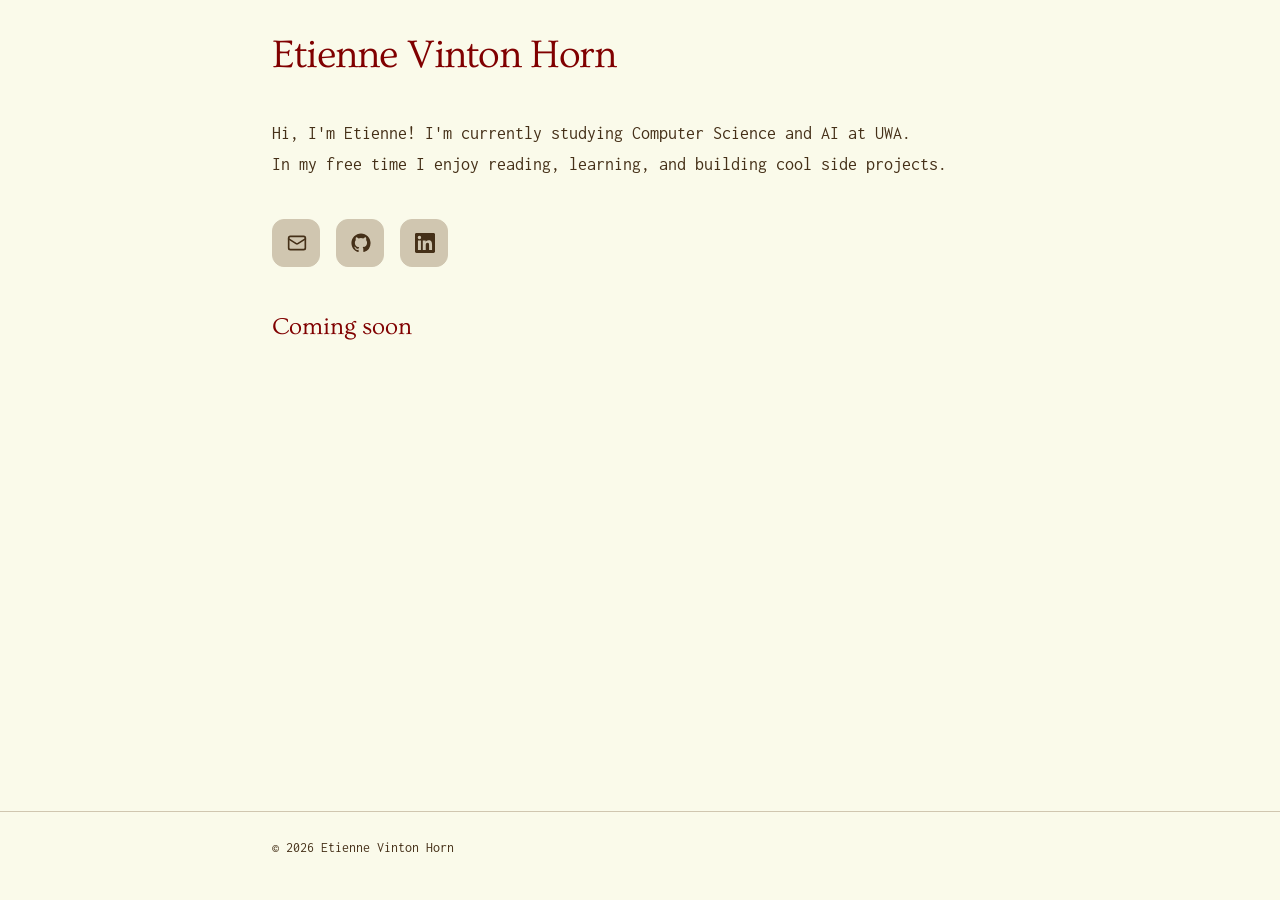
<file: index.html>
<!DOCTYPE html>
<html lang="en">
<head>
  <meta charset="UTF-8">
  <meta name="viewport" content="width=device-width, initial-scale=1">
  <title>Etienne Vinton Horn — etienneunai.com</title>
  <meta name="description" content="Etienne Vinton Horn — Personal Website">
  <meta name="author" content="Etienne Vinton Horn">
  <link rel="canonical" href="https://etienneunai.com/">

  <meta property="og:type" content="website">
  <meta property="og:site_name" content="etienneunai.com">
  <meta property="og:title" content="Etienne Vinton Horn">
  <meta property="og:description" content="My personal website.">
  <meta property="og:url" content="https://etienneunai.com/">
  <meta name="twitter:card" content="summary">
  <meta name="twitter:title" content="Etienne Vinton Horn">
  <meta name="twitter:description" content="My personal website.">

  <meta name="theme-color" content="#FAFAEA">

  <link rel="preconnect" href="https://fonts.googleapis.com">
  <link rel="preconnect" href="https://fonts.gstatic.com" crossorigin>
  <link href="https://fonts.googleapis.com/css2?family=Inconsolata:wght@400;600&family=Ovo&display=swap" rel="stylesheet">

  <link rel="icon" type="image/svg+xml" href="assets/img/favicon.svg">
  <link rel="stylesheet" href="assets/css/styles.css">
</head>
<body>
  <header class="site-header">
    <div class="container header-inner">
      <h1 class="brand" id="brand-title"
          data-default="Etienne Vinton Horn"
          data-target="etienneunai.com"
          tabindex="0"
          aria-label="Etienne Vinton Horn — etienneunai.com">Etienne Vinton Horn</h1>
    </div>
  </header>

  <main class="container">
    <section class="intro" aria-labelledby="intro-heading">
      <h2 class="sr-only" id="intro-heading">About</h2>
      <p>Hi, I'm Etienne! I'm currently studying Computer Science and AI at UWA.<br>In my free time I enjoy reading, learning, and building cool side projects.</p>
    </section>

    <section class="contact" aria-labelledby="contact-heading">
      <h2 class="sr-only" id="contact-heading">Contact</h2>
      <div class="contact-list">
        <a class="contact-btn" href="mailto:personal@etienneunai.com" aria-label="Email me at personal@etienneunai.com">
          <svg class="btn-icon" viewBox="0 0 24 24" width="20" height="20" fill="none" stroke="currentColor" stroke-width="2" stroke-linecap="round" stroke-linejoin="round" aria-hidden="true">
            <rect x="2" y="4" width="20" height="16" rx="2"/>
            <path d="m22 7-8.97 5.7a1.94 1.94 0 0 1-2.06 0L2 7"/>
          </svg>
          <span class="btn-label">personal@etienneunai.com</span>
        </a>

        <a class="contact-btn" href="https://github.com/etienneunai" target="_blank" rel="noopener noreferrer" aria-label="GitHub profile etienneunai">
          <svg class="btn-icon" viewBox="0 0 24 24" width="20" height="20" fill="currentColor" aria-hidden="true">
            <path d="M12 .5C5.65.5.5 5.65.5 12c0 5.08 3.29 9.39 7.86 10.91.58.11.79-.25.79-.55 0-.27-.01-1.17-.02-2.12-3.2.7-3.88-1.36-3.88-1.36-.52-1.33-1.28-1.68-1.28-1.68-1.04-.71.08-.7.08-.7 1.15.08 1.76 1.18 1.76 1.18 1.02 1.75 2.69 1.25 3.34.95.1-.74.4-1.25.72-1.54-2.55-.29-5.23-1.28-5.23-5.68 0-1.26.45-2.28 1.18-3.09-.12-.29-.51-1.46.11-3.05 0 0 .96-.31 3.15 1.18a10.9 10.9 0 0 1 5.74 0c2.19-1.49 3.15-1.18 3.15-1.18.62 1.59.23 2.76.11 3.05.73.81 1.18 1.83 1.18 3.09 0 4.41-2.69 5.38-5.25 5.66.41.35.78 1.05.78 2.12 0 1.53-.01 2.76-.01 3.14 0 .3.2.67.8.55A11.51 11.51 0 0 0 23.5 12C23.5 5.65 18.35.5 12 .5Z"/>
          </svg>
          <span class="btn-label">etienneunai</span>
        </a>

        <a class="contact-btn" href="https://www.linkedin.com/in/etienne-vh" target="_blank" rel="noopener noreferrer" aria-label="LinkedIn profile Etienne VH">
          <svg class="btn-icon" viewBox="0 0 24 24" width="20" height="20" fill="currentColor" aria-hidden="true">
            <path d="M20.45 20.45h-3.55v-5.57c0-1.33-.03-3.04-1.85-3.04-1.85 0-2.14 1.45-2.14 2.94v5.67H9.36V9h3.41v1.56h.05c.47-.9 1.63-1.85 3.36-1.85 3.6 0 4.27 2.37 4.27 5.45v6.29ZM5.34 7.43a2.06 2.06 0 1 1 0-4.12 2.06 2.06 0 0 1 0 4.12ZM7.12 20.45H3.55V9h3.57v11.45ZM22.22 0H1.77C.79 0 0 .77 0 1.72v20.56C0 23.23.79 24 1.77 24h20.45c.98 0 1.78-.77 1.78-1.72V1.72C24 .77 23.2 0 22.22 0Z"/>
          </svg>
          <span class="btn-label">Etienne VH</span>
        </a>
      </div>
    </section>

    <section class="coming-soon" aria-labelledby="coming-soon-heading">
      <h2 class="section-title" id="coming-soon-heading">Coming soon<span class="ellipsis" aria-hidden="true"></span></h2>
    </section>
  </main>

  <footer class="site-footer">
    <div class="container">
      <p>© 2026 Etienne Vinton Horn</p>
    </div>
  </footer>

  <script src="assets/js/script.js" defer></script>
</body>
</html>
</file>
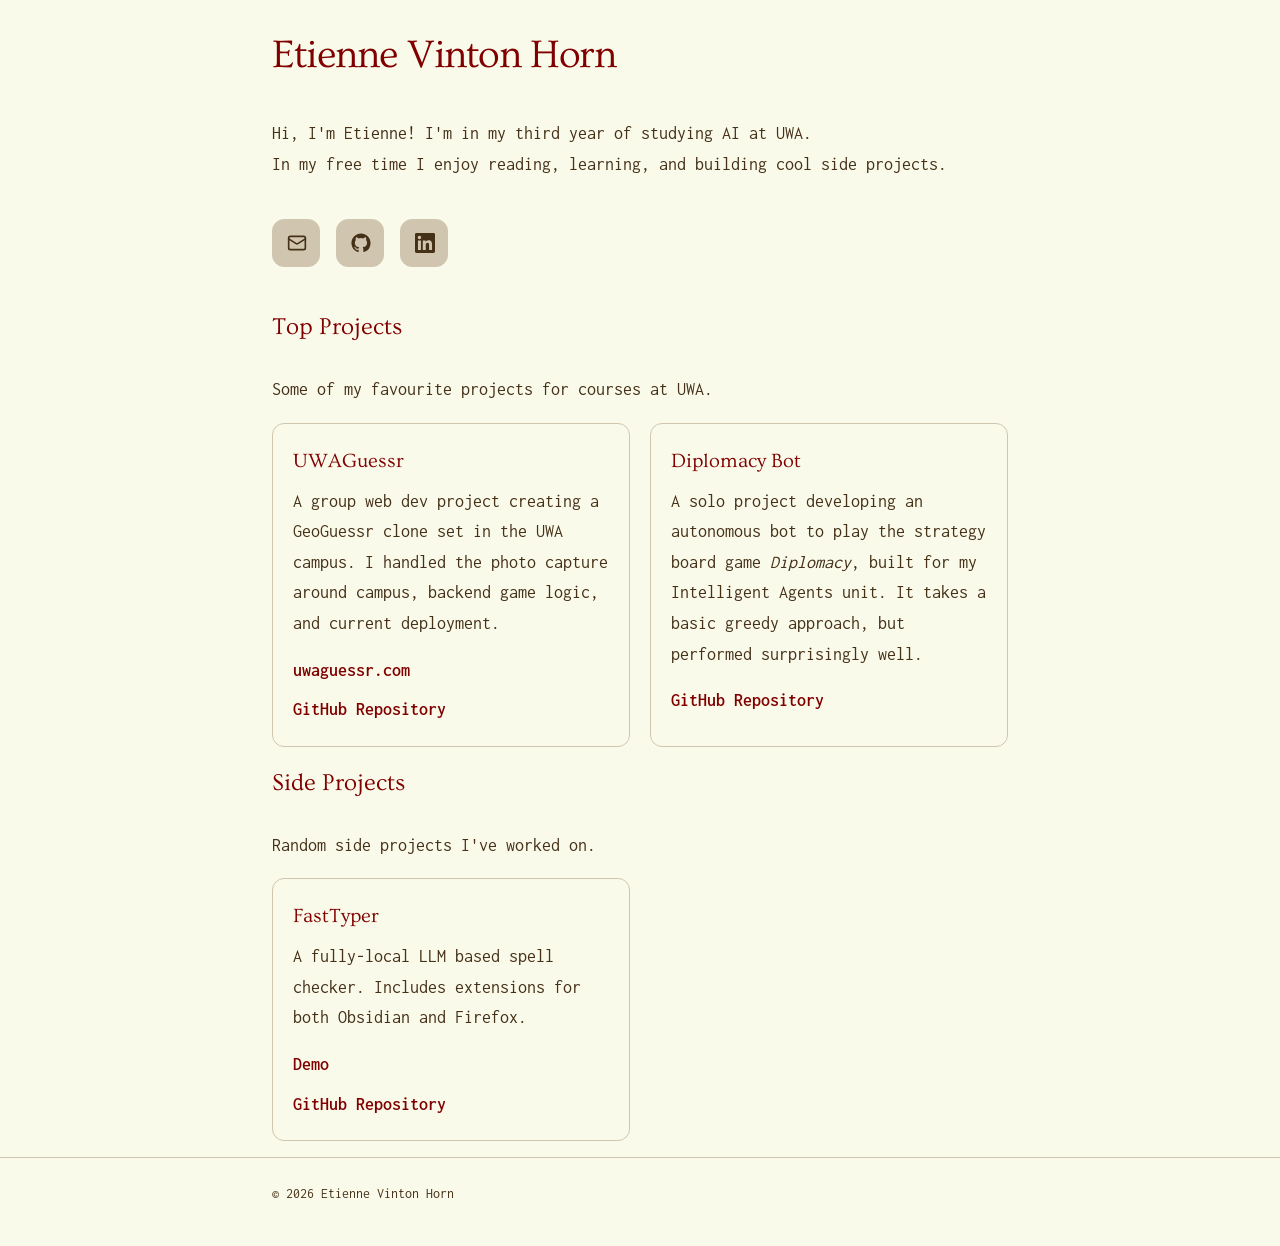
<file: site/index.html>
<!DOCTYPE html>
<html lang="en">
<head>
  <meta charset="UTF-8">
  <meta name="viewport" content="width=device-width, initial-scale=1">
  <title>Etienne Vinton Horn</title>
  <meta name="description" content="Etienne Vinton Horn — Personal Website">
  <meta name="author" content="Etienne Vinton Horn">
  <meta name="robots" content="index, follow">
  <link rel="canonical" href="https://etienneunai.com">

  <meta property="og:type" content="website">
  <meta property="og:site_name" content="etienneunai.com">
  <meta property="og:title" content="Etienne Vinton Horn">
  <meta property="og:description" content="My personal website.">
  <meta property="og:url" content="https://etienneunai.com">
  <meta name="twitter:card" content="summary">
  <meta name="twitter:title" content="Etienne Vinton Horn">
  <meta name="twitter:description" content="My personal website.">

  <meta name="theme-color" content="#FAFAEA">

  <link rel="preconnect" href="https://fonts.googleapis.com">
  <link rel="preconnect" href="https://fonts.gstatic.com" crossorigin>
  <link href="https://fonts.googleapis.com/css2?family=Inconsolata:wght@400;600&family=Ovo&display=swap" rel="stylesheet">

  <link rel="icon" type="image/svg+xml" href="assets/img/favicon.svg">
  <link rel="stylesheet" href="assets/css/styles.css">
</head>
<body>
  <header class="site-header">
    <div class="container header-inner">
      <h1 class="brand" id="brand-title"
          data-default="Etienne Vinton Horn"
          data-target="etienneunai.com"
          tabindex="0"
          aria-label="Etienne Vinton Horn — etienneunai.com">Etienne Vinton Horn</h1>
    </div>
  </header>

  <main class="container">
    <section class="intro" aria-labelledby="intro-heading">
      <h2 class="sr-only" id="intro-heading">About</h2>
      <p>Hi, I'm Etienne! I'm in my third year of studying AI at UWA.<br>In my free time I enjoy reading, learning, and building cool side projects.</p>
    </section>

    <section class="contact" aria-labelledby="contact-heading">
      <h2 class="sr-only" id="contact-heading">Contact</h2>
      <div class="contact-list">
        <a class="contact-btn" href="mailto:personal@etienneunai.com" aria-label="Email me at personal@etienneunai.com">
          <svg class="btn-icon" viewBox="0 0 24 24" width="20" height="20" fill="none" stroke="currentColor" stroke-width="2" stroke-linecap="round" stroke-linejoin="round" aria-hidden="true">
            <rect x="2" y="4" width="20" height="16" rx="2"/>
            <path d="m22 7-8.97 5.7a1.94 1.94 0 0 1-2.06 0L2 7"/>
          </svg>
          <span class="btn-label">personal@etienneunai.com</span>
        </a>

        <a class="contact-btn" href="https://github.com/etienneunai" target="_blank" rel="noopener noreferrer" aria-label="GitHub profile etienneunai">
          <svg class="btn-icon" viewBox="0 0 24 24" width="20" height="20" fill="currentColor" aria-hidden="true">
            <path d="M12 .5C5.65.5.5 5.65.5 12c0 5.08 3.29 9.39 7.86 10.91.58.11.79-.25.79-.55 0-.27-.01-1.17-.02-2.12-3.2.7-3.88-1.36-3.88-1.36-.52-1.33-1.28-1.68-1.28-1.68-1.04-.71.08-.7.08-.7 1.15.08 1.76 1.18 1.76 1.18 1.02 1.75 2.69 1.25 3.34.95.1-.74.4-1.25.72-1.54-2.55-.29-5.23-1.28-5.23-5.68 0-1.26.45-2.28 1.18-3.09-.12-.29-.51-1.46.11-3.05 0 0 .96-.31 3.15 1.18a10.9 10.9 0 0 1 5.74 0c2.19-1.49 3.15-1.18 3.15-1.18.62 1.59.23 2.76.11 3.05.73.81 1.18 1.83 1.18 3.09 0 4.41-2.69 5.38-5.25 5.66.41.35.78 1.05.78 2.12 0 1.53-.01 2.76-.01 3.14 0 .3.2.67.8.55A11.51 11.51 0 0 0 23.5 12C23.5 5.65 18.35.5 12 .5Z"/>
          </svg>
          <span class="btn-label">etienneunai</span>
        </a>

        <a class="contact-btn" href="https://www.linkedin.com/in/etienne-vh" target="_blank" rel="noopener noreferrer" aria-label="LinkedIn profile Etienne VH">
          <svg class="btn-icon" viewBox="0 0 24 24" width="20" height="20" fill="currentColor" aria-hidden="true">
            <path d="M20.45 20.45h-3.55v-5.57c0-1.33-.03-3.04-1.85-3.04-1.85 0-2.14 1.45-2.14 2.94v5.67H9.36V9h3.41v1.56h.05c.47-.9 1.63-1.85 3.36-1.85 3.6 0 4.27 2.37 4.27 5.45v6.29ZM5.34 7.43a2.06 2.06 0 1 1 0-4.12 2.06 2.06 0 0 1 0 4.12ZM7.12 20.45H3.55V9h3.57v11.45ZM22.22 0H1.77C.79 0 0 .77 0 1.72v20.56C0 23.23.79 24 1.77 24h20.45c.98 0 1.78-.77 1.78-1.72V1.72C24 .77 23.2 0 22.22 0Z"/>
          </svg>
          <span class="btn-label">Etienne VH</span>
        </a>
      </div>
    </section>

    <section class="projects" aria-labelledby="projects-heading">
      <h2 class="section-title" id="projects-heading">Top Projects</h2>
      <p>Some of my favourite projects for courses at UWA.</p>
      <div class="project-grid">
        <article class="project-card">
          <h3 class="project-name">UWAGuessr</h3>
          <p class="project-desc">A group web dev project creating a GeoGuessr clone set in the UWA campus. I handled the photo capture around campus, backend game logic, and current deployment.</p>
          <div class="project-links">
            <a href="https://uwaguessr.com" target="_blank" rel="noopener noreferrer">uwaguessr.com</a> <br>
            <a href="https://github.com/etienneunai/UWAGuessr_online" target="_blank" rel="noopener noreferrer">GitHub Repository</a>
          </div>
        </article>

        <article class="project-card">
          <h3 class="project-name">Diplomacy Bot</h3>
          <p class="project-desc">A solo project developing an autonomous bot to play the strategy board game <em>Diplomacy</em>, built for my Intelligent Agents unit. It takes a basic greedy approach, but performed surprisingly well.</p>
          <div class="project-links">
            <a href="https://github.com/etienneunai/cits-3011-diplomacy" target="_blank" rel="noopener noreferrer">GitHub Repository</a>
          </div>
        </article>
      </div>
    </section>
    <section class="projects" aria-labelledby="side-projects-heading">
      <h2 class="section-title" id="side-projects-heading">Side Projects</h2>
      <p>Random side projects I've worked on.</p>
      <div class="project-grid">
        <article class="project-card">
          <h3 class="project-name">FastTyper</h3>
          <p class="project-desc">A fully-local LLM based spell checker. Includes extensions for both Obsidian and Firefox.</p>
          <div class="project-links">
            <a href="/fasttyper">Demo</a> <br>
            <a href="https://github.com/etienneunai/FastTyper" target="_blank" rel="noopener noreferrer">GitHub Repository</a>
          </div>
        </article>
      </div>
    </section>

   <!--  <section class="splat" aria-labelledby="splat-heading">
      <h2 class="section-title" id="splat-heading">Gaussian Splatting</h2>
      <div class="splat-viewport">
        <iframe id="viewer"
                src="https://superspl.at/s?id=e46f1838"
                title="Interactive gaussian splat"
                allow="fullscreen"
                loading="lazy"></iframe>
      </div>
      <p class="splat-caption">A gaussian splat I captured and processed in RealityScan and Lichtfeld, testing the limits of the technique.<br>I hope to soon replace this with my own renderer implementation.</p>
    </section> -->
  </main>

  <footer class="site-footer">
    <div class="container">
      <p>© 2026 Etienne Vinton Horn</p>
    </div>
  </footer>

  <script src="assets/js/script.js" defer></script>
</body>
</html>
</file>
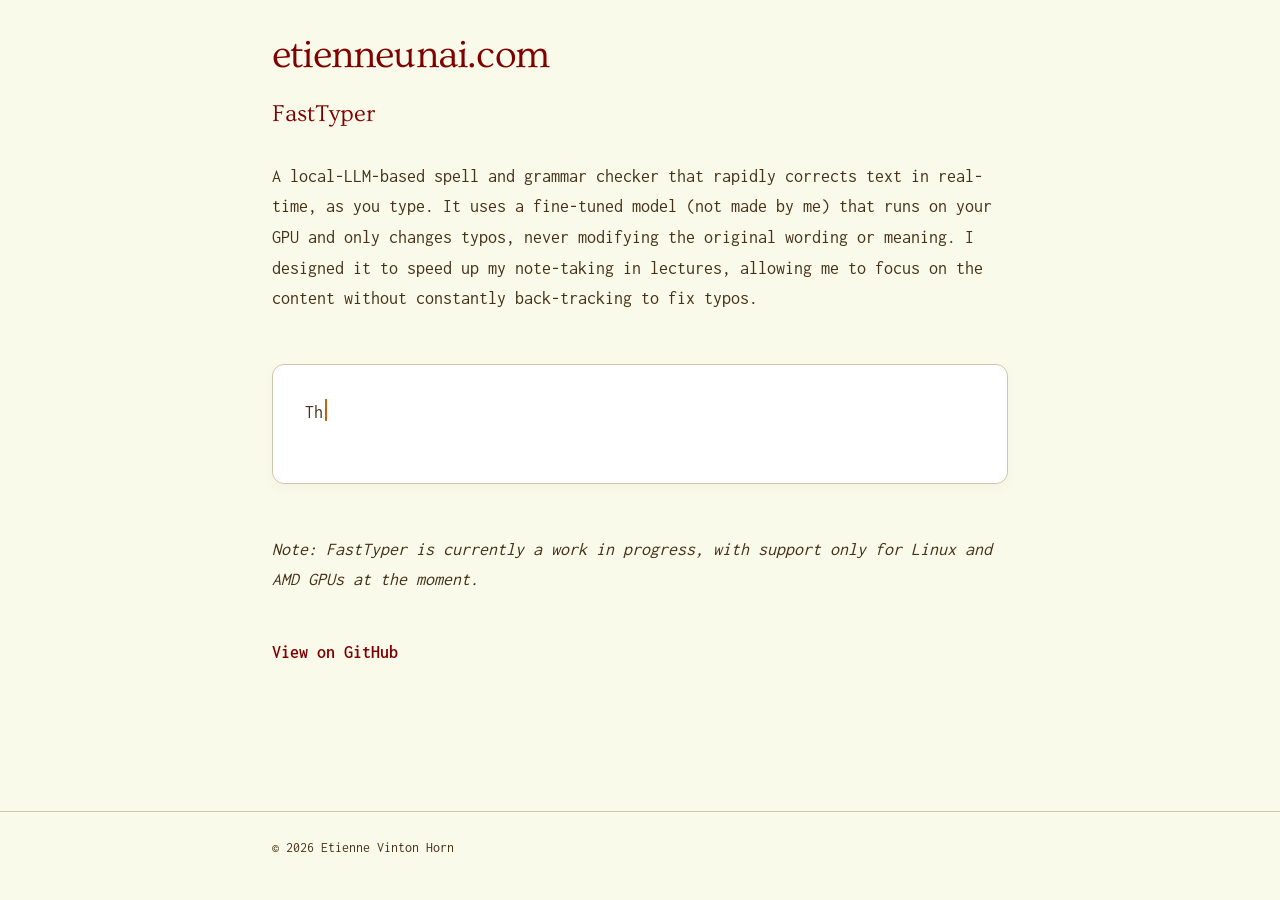
<file: site/fasttyper/index.html>
<!DOCTYPE html>
<html lang="en">
<head>
  <meta charset="UTF-8">
  <meta name="viewport" content="width=device-width, initial-scale=1">
  <title>FastTyper — etienneunai.com</title>
  <meta name="description" content="Fully-local, low-latency grammatical error and spelling correction.">
  <meta name="author" content="Etienne Vinton Horn">
  <link rel="canonical" href="https://etienneunai.com/fasttyper">

  <meta name="theme-color" content="#FAFAEA">

  <link rel="preconnect" href="https://fonts.googleapis.com">
  <link rel="preconnect" href="https://fonts.gstatic.com" crossorigin>
  <link href="https://fonts.googleapis.com/css2?family=Inconsolata:wght@400;600&family=Ovo&display=swap" rel="stylesheet">

  <link rel="icon" type="image/svg+xml" href="../assets/img/favicon.svg">
  <link rel="stylesheet" href="../assets/css/styles.css">
  <link rel="stylesheet" href="style.css">
</head>
<body>
  <header class="site-header">
    <div class="container header-inner">
      <a href="/" style="text-decoration: none;">
        <h1 class="brand" aria-label="etienneunai.com">etienneunai.com</h1>
      </a>
    </div>
  </header>

  <main class="container">
    <section class="projects" aria-labelledby="fasttyper-heading">
      <h2 class="section-title" id="fasttyper-heading">
        FastTyper
      </h2>
      <p>
        A local-LLM-based spell and grammar checker that rapidly corrects text in real-time, as you type. It uses a fine-tuned model (not made by me) that runs on your GPU and only changes typos, never modifying the original wording or meaning.
        I designed it to speed up my note-taking in lectures, allowing me to focus on the content without constantly back-tracking to fix typos.
      </p>

      <!-- DEMO BOX -->
      <div class="demo-editor" aria-hidden="true">
        <span id="text-container"></span><span class="demo-cursor"></span>
      </div>

      <p>
        <em>Note: FastTyper is currently a work in progress, with support only for Linux and AMD GPUs at the moment.</em>
      </p>
      <div class="project-links" style="margin-top: 1.5rem;">
        <a href="https://github.com/etienneunai/FastTyper" target="_blank" rel="noopener noreferrer">View on GitHub</a>
      </div>
    </section>
  </main>

  <footer class="site-footer">
    <div class="container">
      <p>© 2026 Etienne Vinton Horn</p>
    </div>
  </footer>

  <script src="demo.js" defer></script>
</body>
</html>
</file>
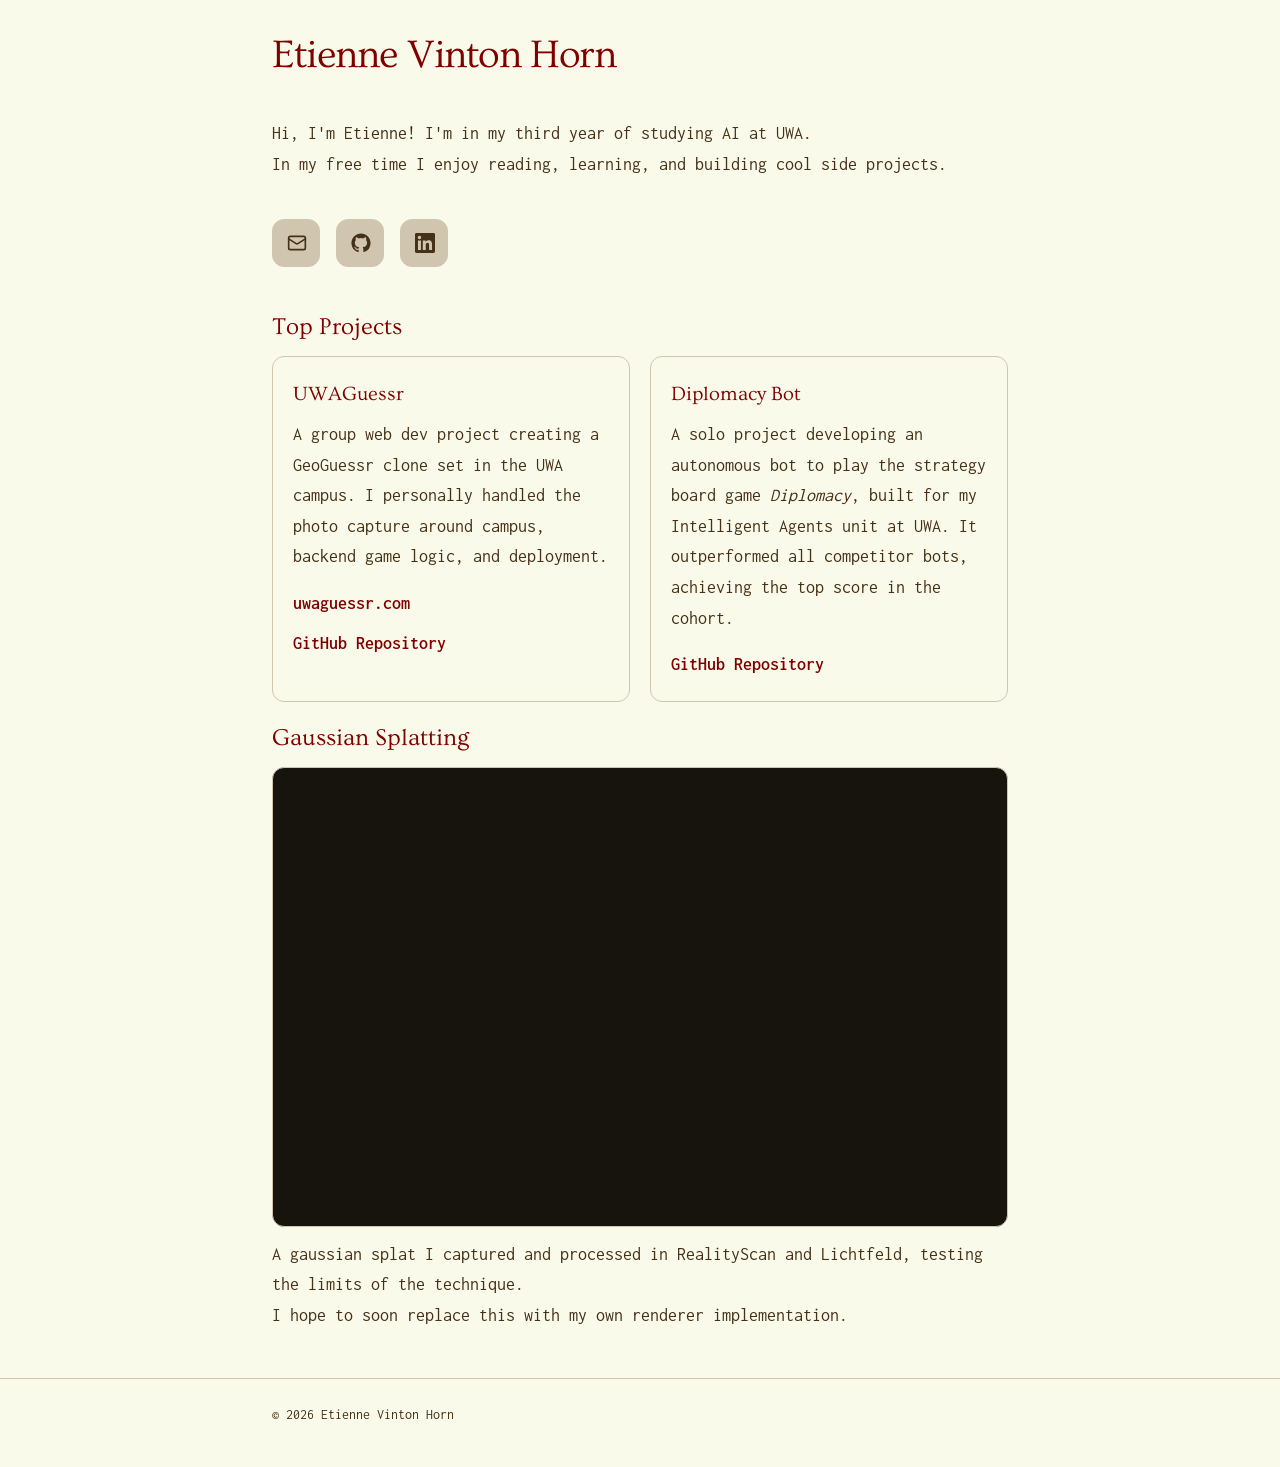
<file: full.html>
<!DOCTYPE html>
<html lang="en">
<head>
  <meta charset="UTF-8">
  <meta name="viewport" content="width=device-width, initial-scale=1">
  <title>Etienne Vinton Horn — Full Page</title>
  <meta name="description" content="Etienne Vinton Horn — Personal Website (full page)">
  <meta name="author" content="Etienne Vinton Horn">
  <meta name="robots" content="noindex">
  <link rel="canonical" href="https://etienneunai.com/full">

  <meta property="og:type" content="website">
  <meta property="og:site_name" content="etienneunai.com">
  <meta property="og:title" content="Etienne Vinton Horn — Full Page">
  <meta property="og:description" content="My personal website — full page.">
  <meta property="og:url" content="https://etienneunai.com/full">
  <meta name="twitter:card" content="summary">
  <meta name="twitter:title" content="Etienne Vinton Horn — Full Page">
  <meta name="twitter:description" content="My personal website — full page.">

  <meta name="theme-color" content="#FAFAEA">

  <link rel="preconnect" href="https://fonts.googleapis.com">
  <link rel="preconnect" href="https://fonts.gstatic.com" crossorigin>
  <link href="https://fonts.googleapis.com/css2?family=Inconsolata:wght@400;600&family=Ovo&display=swap" rel="stylesheet">

  <link rel="icon" type="image/svg+xml" href="assets/img/favicon.svg">
  <link rel="stylesheet" href="assets/css/styles.css">
</head>
<body>
  <header class="site-header">
    <div class="container header-inner">
      <h1 class="brand" id="brand-title"
          data-default="Etienne Vinton Horn"
          data-target="etienneunai.com"
          tabindex="0"
          aria-label="Etienne Vinton Horn — etienneunai.com">Etienne Vinton Horn</h1>
    </div>
  </header>

  <main class="container">
    <section class="intro" aria-labelledby="intro-heading">
      <h2 class="sr-only" id="intro-heading">About</h2>
      <p>Hi, I'm Etienne! I'm in my third year of studying AI at UWA.<br>In my free time I enjoy reading, learning, and building cool side projects.</p>
    </section>

    <section class="contact" aria-labelledby="contact-heading">
      <h2 class="sr-only" id="contact-heading">Contact</h2>
      <div class="contact-list">
        <a class="contact-btn" href="mailto:personal@etienneunai.com" aria-label="Email me at personal@etienneunai.com">
          <svg class="btn-icon" viewBox="0 0 24 24" width="20" height="20" fill="none" stroke="currentColor" stroke-width="2" stroke-linecap="round" stroke-linejoin="round" aria-hidden="true">
            <rect x="2" y="4" width="20" height="16" rx="2"/>
            <path d="m22 7-8.97 5.7a1.94 1.94 0 0 1-2.06 0L2 7"/>
          </svg>
          <span class="btn-label">personal@etienneunai.com</span>
        </a>

        <a class="contact-btn" href="https://github.com/etienneunai" target="_blank" rel="noopener noreferrer" aria-label="GitHub profile etienneunai">
          <svg class="btn-icon" viewBox="0 0 24 24" width="20" height="20" fill="currentColor" aria-hidden="true">
            <path d="M12 .5C5.65.5.5 5.65.5 12c0 5.08 3.29 9.39 7.86 10.91.58.11.79-.25.79-.55 0-.27-.01-1.17-.02-2.12-3.2.7-3.88-1.36-3.88-1.36-.52-1.33-1.28-1.68-1.28-1.68-1.04-.71.08-.7.08-.7 1.15.08 1.76 1.18 1.76 1.18 1.02 1.75 2.69 1.25 3.34.95.1-.74.4-1.25.72-1.54-2.55-.29-5.23-1.28-5.23-5.68 0-1.26.45-2.28 1.18-3.09-.12-.29-.51-1.46.11-3.05 0 0 .96-.31 3.15 1.18a10.9 10.9 0 0 1 5.74 0c2.19-1.49 3.15-1.18 3.15-1.18.62 1.59.23 2.76.11 3.05.73.81 1.18 1.83 1.18 3.09 0 4.41-2.69 5.38-5.25 5.66.41.35.78 1.05.78 2.12 0 1.53-.01 2.76-.01 3.14 0 .3.2.67.8.55A11.51 11.51 0 0 0 23.5 12C23.5 5.65 18.35.5 12 .5Z"/>
          </svg>
          <span class="btn-label">etienneunai</span>
        </a>

        <a class="contact-btn" href="https://www.linkedin.com/in/etienne-vh" target="_blank" rel="noopener noreferrer" aria-label="LinkedIn profile Etienne VH">
          <svg class="btn-icon" viewBox="0 0 24 24" width="20" height="20" fill="currentColor" aria-hidden="true">
            <path d="M20.45 20.45h-3.55v-5.57c0-1.33-.03-3.04-1.85-3.04-1.85 0-2.14 1.45-2.14 2.94v5.67H9.36V9h3.41v1.56h.05c.47-.9 1.63-1.85 3.36-1.85 3.6 0 4.27 2.37 4.27 5.45v6.29ZM5.34 7.43a2.06 2.06 0 1 1 0-4.12 2.06 2.06 0 0 1 0 4.12ZM7.12 20.45H3.55V9h3.57v11.45ZM22.22 0H1.77C.79 0 0 .77 0 1.72v20.56C0 23.23.79 24 1.77 24h20.45c.98 0 1.78-.77 1.78-1.72V1.72C24 .77 23.2 0 22.22 0Z"/>
          </svg>
          <span class="btn-label">Etienne VH</span>
        </a>
      </div>
    </section>

    <section class="projects" aria-labelledby="projects-heading">
      <h2 class="section-title" id="projects-heading">Top Projects</h2>
      <div class="project-grid">
        <article class="project-card">
          <h3 class="project-name">UWAGuessr</h3>
          <p class="project-desc">A group web dev project creating a GeoGuessr clone set in the UWA campus. I personally handled the photo capture around campus, backend game logic, and deployment.</p>
          <div class="project-links">
            <a href="https://uwaguessr.com" target="_blank" rel="noopener noreferrer">uwaguessr.com</a> <br>
            <a href="https://github.com/etienneunai/UWAGuessr_online" target="_blank" rel="noopener noreferrer">GitHub Repository</a>
          </div>
        </article>

        <article class="project-card">
          <h3 class="project-name">Diplomacy Bot</h3>
          <p class="project-desc">A solo project developing an autonomous bot to play the strategy board game <em>Diplomacy</em>, built for my Intelligent Agents unit at UWA. It outperformed all competitor bots, achieving the top score in the cohort.</p>
          <div class="project-links">
            <a href="https://github.com/etienneunai/cits-3011-diplomacy" target="_blank" rel="noopener noreferrer">GitHub Repository</a>
          </div>
        </article>
      </div>
    </section>

    <section class="splat" aria-labelledby="splat-heading">
      <h2 class="section-title" id="splat-heading">Gaussian Splatting</h2>
      <div class="splat-viewport">
        <iframe id="viewer"
                src="https://superspl.at/s?id=e46f1838"
                title="Interactive gaussian splat"
                allow="fullscreen"
                loading="lazy"></iframe>
      </div>
      <p class="splat-caption">A gaussian splat I captured and processed in RealityScan and Lichtfeld, testing the limits of the technique.<br>I hope to soon replace this with my own renderer implementation.</p>
    </section>
  </main>

  <footer class="site-footer">
    <div class="container">
      <p>© 2026 Etienne Vinton Horn</p>
    </div>
  </footer>

  <script src="assets/js/script.js" defer></script>
</body>
</html>
</file>
<file: assets/css/styles.css>
/* ============================================================
   etienneunai.com — design tokens
   ============================================================ */
:root {
  color-scheme: light;
  --bg:      #FAFAEA;  /* Ivory */
  --brand:   #800000;  /* Maroon */
  --text:    #453018;  /* Deep Walnut */
  --oak:     #D0C6B0;  /* Pale Oak */
  --caramel: #C46210;  /* Burnt Caramel */
  --font-display: 'Ovo', Georgia, serif;
  --font-body: 'Inconsolata', 'Courier New', monospace;
  --radius: 12px;
  --container: 46rem;
}

*, *::before, *::after { box-sizing: border-box; }

html { -webkit-text-size-adjust: 100%; }

html, body {
  height: 100%;
}

body {
  margin: 0;
  display: flex;
  flex-direction: column;
  background: var(--bg);
  color: var(--text);
  font-family: var(--font-body);
  font-size: clamp(1rem, 2.5vw, 1.125rem);
  line-height: 1.7;
  -webkit-font-smoothing: antialiased;
}

.container {
  width: min(100% - 2rem, var(--container));
  margin-inline: auto;
}

main.container {
  flex: 1;
  display: flex;
  flex-direction: column;
}

:focus-visible {
  outline: 2px solid var(--caramel);
  outline-offset: 3px;
}

::selection {
  background: var(--caramel);
  color: var(--bg);
}

/* ============ Typography ============ */
a {
  color: var(--brand);
  text-decoration-thickness: 1px;
  text-decoration-color: var(--oak);
  text-underline-offset: 3px;
  transition: color 0.2s ease, text-decoration-color 0.2s ease;
}

a:hover, a:focus-visible {
  color: var(--caramel);
  text-decoration-color: var(--caramel);
}

/* ============ Header ============ */
.site-header { padding: 2rem 0 1rem; }

.header-inner {
  display: flex;
  align-items: center;
  justify-content: space-between;
  flex-wrap: wrap;
  gap: 0.75rem 1.5rem;
}

.brand {
  margin: 0;
  font-family: var(--font-display);
  font-size: clamp(2rem, 5vw, 2.5rem);
  font-weight: 400;
  letter-spacing: -0.02em;
  color: var(--brand);
  line-height: 1.15;
  white-space: nowrap;
}

.wip-badge {
  font-family: var(--font-body);
  font-size: 0.75rem;
  font-weight: 600;
  letter-spacing: 0.06em;
  text-transform: uppercase;
  color: var(--text);
  background: var(--oak);
  padding: 0.35rem 0.8rem;
  border-radius: 999px;
  white-space: nowrap;
}

/* ============ Intro ============ */
.intro { padding: 1.5rem 0 2.5rem; }

.intro p {
  max-width: 40em;
  margin: 0;
}

/* ============ Contact ============ */
.contact { padding-bottom: 2.5rem; }

.contact-list {
  display: flex;
  gap: 1rem;
  flex-wrap: wrap;
}

.contact-btn {
  display: grid;
  grid-template-columns: 3rem 0fr;
  align-items: center;
  width: auto;
  max-width: 3rem;
  height: 3rem;
  padding: 0;
  overflow: hidden;
  background: var(--oak);
  border: 1px solid var(--oak);
  border-radius: var(--radius);
  color: var(--text);
  text-decoration: none;
  transition: background-color 0.2s ease, color 0.2s ease,
              max-width 0.35s ease, padding 0.35s ease,
              grid-template-columns 0.35s ease;
}

.contact-btn .btn-icon { grid-column: 1; justify-self: center; }

.btn-label {
  grid-column: 2;
  min-width: 0;
  margin-left: 0.75rem;
  overflow: hidden;
  white-space: nowrap;
  opacity: 0;
  transition: opacity 0.35s ease;
}

.contact-btn:hover,
.contact-btn:focus-visible {
  grid-template-columns: 3rem 1fr;
  max-width: 20rem;
  padding: 0 1.1rem 0 0;
  background: var(--text);
  border-color: var(--text);
  color: var(--caramel);
}

.contact-btn:hover .btn-label,
.contact-btn:focus-visible .btn-label {
  opacity: 1;
}

/* ============ Projects ============ */
.projects {
  flex: 1;
  display: flex;
  flex-direction: column;
  padding-bottom: 1rem;
}

.section-title {
  margin: 0 0 0.5rem;
  font-family: var(--font-display);
  font-size: 1.5rem;
  font-weight: 400;
  color: var(--brand);
}

.project-grid {
  display: grid;
  gap: 1.25rem;
}

.project-card {
  border: 1px solid var(--oak);
  border-radius: var(--radius);
  padding: 1.25rem;
}

.project-name {
  margin: 0 0 0.5rem;
  font-family: var(--font-display);
  font-size: 1.25rem;
  font-weight: 400;
  color: var(--brand);
}

.project-desc { margin: 0 0 1rem; }

.project-links {
  font-weight: 600;
}

.project-links a ~ a { margin-top: 0.5rem; }

.project-links a {
  display: inline-block;
  color: var(--brand);
  text-decoration: none;
  border-bottom: 1px solid transparent;
  transition: color 0.2s ease, border-bottom-color 0.2s ease;
}

.project-links a:hover,
.project-links a:focus-visible {
  color: var(--caramel);
  border-bottom-color: var(--caramel);
}

/* ============ Gaussian Splatting ============ */
.splat { padding-bottom: 3rem; }

.splat-viewport {
  aspect-ratio: 16 / 10;
  background: #17140e;   /* warm near-black, walnut family */
  border: 1px solid var(--oak);
  border-radius: var(--radius);
  overflow: hidden;
}

.splat-viewport iframe {
  display: block;
  width: 100%;
  height: 100%;
  border: 0;
}

.splat-caption {
  max-width: 40em;
  margin: 0.75rem 0 0;
}

/* ============ Coming Soon ============ */
.coming-soon { padding-bottom: 3rem; }

.ellipsis::after {
  content: "";
  animation: ellipsis-dots 1.5s steps(4, end) infinite;
}

@keyframes ellipsis-dots {
  0%   { content: ""; }
  25%  { content: "."; }
  50%  { content: ".."; }
  75%  { content: "..."; }
  100% { content: "..."; }
}

/* ============ Footer ============ */
.site-footer {
  flex-shrink: 0;
  margin-top: auto;
  border-top: 1px solid var(--oak);
  padding: 1.5rem 0 2.5rem;
  font-size: 0.875rem;
}

.site-footer p { margin: 0; }

/* ============ Responsive ============ */
@media (min-width: 640px) {
  .project-grid { grid-template-columns: 1fr 1fr; }
}

/* Touch devices: buttons stack full-width, labels always visible */
@media (hover: none) {
  .contact-list { flex-direction: column; }
  .contact-btn {
    width: 100%;
    max-width: none;
    grid-template-columns: 3rem 1fr;
    padding: 0 1.1rem 0 0;
  }
  .contact-btn:hover,
  .contact-btn:focus-visible {
    width: 100%;
    max-width: none;
    grid-template-columns: 3rem 1fr;
    padding: 0 1.1rem 0 0;
  }
  .btn-label { opacity: 1; }
}

/* Reduced motion: no transitions, labels always visible */
@media (prefers-reduced-motion: reduce) {
  *, *::before, *::after {
    animation: none !important;
    transition: none !important;
  }
  .contact-btn {
    max-width: none !important;
    grid-template-columns: 3rem 1fr !important;
    width: auto !important;
    padding: 0 1.1rem 0 0 !important;
  }
  .btn-label { opacity: 1 !important; }
}

/* ============ Utilities ============ */
.sr-only {
  position: absolute;
  width: 1px;
  height: 1px;
  padding: 0;
  margin: -1px;
  overflow: hidden;
  clip: rect(0 0 0 0);
  white-space: nowrap;
  border: 0;
}
</file>
<file: site/assets/css/styles.css>
/* ============================================================
   etienneunai.com — design tokens
   ============================================================ */
:root {
  color-scheme: light;
  --bg:      #FAFAEA;  /* Ivory */
  --brand:   #800000;  /* Maroon */
  --text:    #453018;  /* Deep Walnut */
  --oak:     #D0C6B0;  /* Pale Oak */
  --caramel: #C46210;  /* Burnt Caramel */
  --font-display: 'Ovo', Georgia, serif;
  --font-body: 'Inconsolata', 'Courier New', monospace;
  --radius: 12px;
  --container: 46rem;
}

*, *::before, *::after { box-sizing: border-box; }

html { -webkit-text-size-adjust: 100%; }

html, body {
  height: 100%;
}

body {
  margin: 0;
  display: flex;
  flex-direction: column;
  background: var(--bg);
  color: var(--text);
  font-family: var(--font-body);
  font-size: clamp(1rem, 2.5vw, 1.125rem);
  line-height: 1.7;
  -webkit-font-smoothing: antialiased;
}

.container {
  width: min(100% - 2rem, var(--container));
  margin-inline: auto;
}

main.container {
  flex: 1;
  display: flex;
  flex-direction: column;
}

:focus-visible {
  outline: 2px solid var(--caramel);
  outline-offset: 3px;
}

::selection {
  background: var(--caramel);
  color: var(--bg);
}

/* ============ Typography ============ */
a {
  color: var(--brand);
  text-decoration-thickness: 1px;
  text-decoration-color: var(--oak);
  text-underline-offset: 3px;
  transition: color 0.2s ease, text-decoration-color 0.2s ease;
}

a:hover, a:focus-visible {
  color: var(--caramel);
  text-decoration-color: var(--caramel);
}

/* ============ Header ============ */
.site-header { padding: 2rem 0 1rem; }

.header-inner {
  display: flex;
  align-items: center;
  justify-content: space-between;
  flex-wrap: wrap;
  gap: 0.75rem 1.5rem;
}

.brand {
  margin: 0;
  font-family: var(--font-display);
  font-size: clamp(2rem, 5vw, 2.5rem);
  font-weight: 400;
  letter-spacing: -0.02em;
  color: var(--brand);
  line-height: 1.15;
  white-space: nowrap;
}


/* ============ Intro ============ */
.intro { padding: 1.5rem 0 2.5rem; }

.intro p {
  max-width: 40em;
  margin: 0;
}

/* ============ Contact ============ */
.contact { padding-bottom: 2.5rem; }

.contact-list {
  display: flex;
  gap: 1rem;
  flex-wrap: wrap;
}

.contact-btn {
  display: grid;
  grid-template-columns: 3rem 0fr;
  align-items: center;
  width: auto;
  max-width: 3rem;
  height: 3rem;
  padding: 0;
  overflow: hidden;
  background: var(--oak);
  border: 1px solid var(--oak);
  border-radius: var(--radius);
  color: var(--text);
  text-decoration: none;
  transition: background-color 0.2s ease, color 0.2s ease,
              max-width 0.35s ease, padding 0.35s ease,
              grid-template-columns 0.35s ease;
}

.contact-btn .btn-icon { grid-column: 1; justify-self: center; }

.btn-label {
  grid-column: 2;
  min-width: 0;
  margin-left: 0.75rem;
  overflow: hidden;
  white-space: nowrap;
  opacity: 0;
  transition: opacity 0.35s ease;
}

.contact-btn:hover,
.contact-btn:focus-visible {
  grid-template-columns: 3rem 1fr;
  max-width: 20rem;
  padding: 0 1.1rem 0 0;
  background: var(--text);
  border-color: var(--text);
  color: var(--caramel);
}

.contact-btn:hover .btn-label,
.contact-btn:focus-visible .btn-label {
  opacity: 1;
}

/* ============ Projects ============ */
.projects {
  flex: 1;
  display: flex;
  flex-direction: column;
  padding-bottom: 1rem;
}

.section-title {
  margin: 0 0 0.5rem;
  font-family: var(--font-display);
  font-size: 1.5rem;
  font-weight: 400;
  color: var(--brand);
}

.project-grid {
  display: grid;
  gap: 1.25rem;
}

.project-card {
  border: 1px solid var(--oak);
  border-radius: var(--radius);
  padding: 1.25rem;
}

.project-name {
  margin: 0 0 0.5rem;
  font-family: var(--font-display);
  font-size: 1.25rem;
  font-weight: 400;
  color: var(--brand);
}

.project-desc { margin: 0 0 1rem; }

.project-links {
  font-weight: 600;
}

.project-links a ~ a { margin-top: 0.5rem; }

.project-links a {
  display: inline-block;
  color: var(--brand);
  text-decoration: none;
  border-bottom: 1px solid transparent;
  transition: color 0.2s ease, border-bottom-color 0.2s ease;
}

.project-links a:hover,
.project-links a:focus-visible {
  color: var(--caramel);
  border-bottom-color: var(--caramel);
}

/* ============ Gaussian Splatting ============ */
.splat { padding-bottom: 3rem; }

.splat-viewport {
  aspect-ratio: 16 / 10;
  background: #17140e;   /* warm near-black, walnut family */
  border: 1px solid var(--oak);
  border-radius: var(--radius);
  overflow: hidden;
}

.splat-viewport iframe {
  display: block;
  width: 100%;
  height: 100%;
  border: 0;
}

.splat-caption {
  max-width: 40em;
  margin: 0.75rem 0 0;
}

/* ============ Coming Soon ============ */
.coming-soon { padding-bottom: 3rem; }

.ellipsis::after {
  content: "";
  animation: ellipsis-dots 1.5s steps(4, end) infinite;
}

@keyframes ellipsis-dots {
  0%   { content: ""; }
  25%  { content: "."; }
  50%  { content: ".."; }
  75%  { content: "..."; }
  100% { content: "..."; }
}

/* ============ Footer ============ */
.site-footer {
  flex-shrink: 0;
  margin-top: auto;
  border-top: 1px solid var(--oak);
  padding: 1.5rem 0 2.5rem;
  font-size: 0.875rem;
}

.site-footer p { margin: 0; }

/* ============ Responsive ============ */
@media (min-width: 640px) {
  .project-grid { grid-template-columns: 1fr 1fr; }
}

/* Touch devices: buttons stack full-width, labels always visible */
@media (hover: none) {
  .contact-list { flex-direction: column; }
  .contact-btn {
    width: 100%;
    max-width: none;
    grid-template-columns: 3rem 1fr;
    padding: 0 1.1rem 0 0;
  }
  .contact-btn:hover,
  .contact-btn:focus-visible {
    width: 100%;
    max-width: none;
    grid-template-columns: 3rem 1fr;
    padding: 0 1.1rem 0 0;
  }
  .btn-label { opacity: 1; }
}

/* Reduced motion: no transitions, labels always visible */
@media (prefers-reduced-motion: reduce) {
  *, *::before, *::after {
    animation: none !important;
    transition: none !important;
  }
  .contact-btn {
    max-width: none !important;
    grid-template-columns: 3rem 1fr !important;
    width: auto !important;
    padding: 0 1.1rem 0 0 !important;
  }
  .btn-label { opacity: 1 !important; }
}

/* ============ Utilities ============ */
.sr-only {
  position: absolute;
  width: 1px;
  height: 1px;
  padding: 0;
  margin: -1px;
  overflow: hidden;
  clip: rect(0 0 0 0);
  white-space: nowrap;
  border: 0;
}
</file>
<file: site/fasttyper/style.css>
/* ============================================================
   FastTyper Demo Styles
   ============================================================ */

/* Demo Editor Container */
.demo-editor {
  background-color: #ffffff;
  border: 1px solid var(--oak);
  border-radius: var(--radius);
  padding: 2rem;
  font-family: var(--font-body);
  font-size: 1.125rem;
  line-height: 1.7;
  color: var(--text);
  box-shadow: 0 4px 12px rgba(0, 0, 0, 0.03);
  margin: 2rem 0;
  min-height: 120px;
}

/* 1. Processing State (In-flight request) */
.ft-processing {
  text-decoration: underline;
  text-decoration-color: #d97706; /* Amber */
  text-decoration-thickness: 2px;
}

.ft-processing-thinking {
  animation: pulse-amber 1.5s cubic-bezier(0.4, 0, 0.6, 1) infinite;
}

@keyframes pulse-amber {
  0%, 100% { text-decoration-color: rgba(217, 119, 6, 1); }
  50% { text-decoration-color: rgba(217, 119, 6, 0.3); }
}

/* 2. Correction State (Applied diff hunks) */
.grammar-applied-underline {
  text-decoration: underline wavy #3b82f6 2px; /* Blue wavy underline */
  cursor: pointer;
  position: relative;
  display: inline-block;
}

/* 3. Revert Tooltip */
.grammar-applied-underline .ft-tooltip {
  visibility: hidden;
  opacity: 0;
  background-color: var(--text);
  color: var(--bg);
  text-align: center;
  border-radius: 6px;
  padding: 8px 12px;
  position: absolute;
  z-index: 10;
  bottom: 140%;
  left: 50%;
  transform: translateX(-50%);
  white-space: nowrap;
  border: 1px solid var(--text);
  box-shadow: 0 4px 12px rgba(0, 0, 0, 0.1);
  font-size: 0.875rem;
  transition: opacity 0.2s, visibility 0.2s;
}

.grammar-applied-underline:hover .ft-tooltip {
  visibility: visible;
  opacity: 1;
}

/* Tooltip arrow */
.ft-tooltip::after {
  content: "";
  position: absolute;
  top: 100%;
  left: 50%;
  margin-left: -6px;
  border-width: 6px;
  border-style: solid;
  border-color: var(--text) transparent transparent transparent;
}

/* Bracketed [original] styling */
.ft-original {
  color: #ff8c8c;
  background: rgba(255, 140, 140, 0.15);
  padding: 0 2px;
  border-radius: 3px;
}

/* Muted click-to-revert hint */
.ft-hint {
  display: block;
  font-size: 0.75rem;
  color: var(--oak);
  margin-top: 6px;
}

/* Typing Cursor */
.demo-cursor {
  display: inline-block;
  width: 2px;
  background-color: var(--caramel);
  animation: blink 1s step-end infinite;
  vertical-align: text-bottom;
  height: 1.2em;
  margin-left: 2px;
}

@keyframes blink { 50% { opacity: 0; } }
</file>
